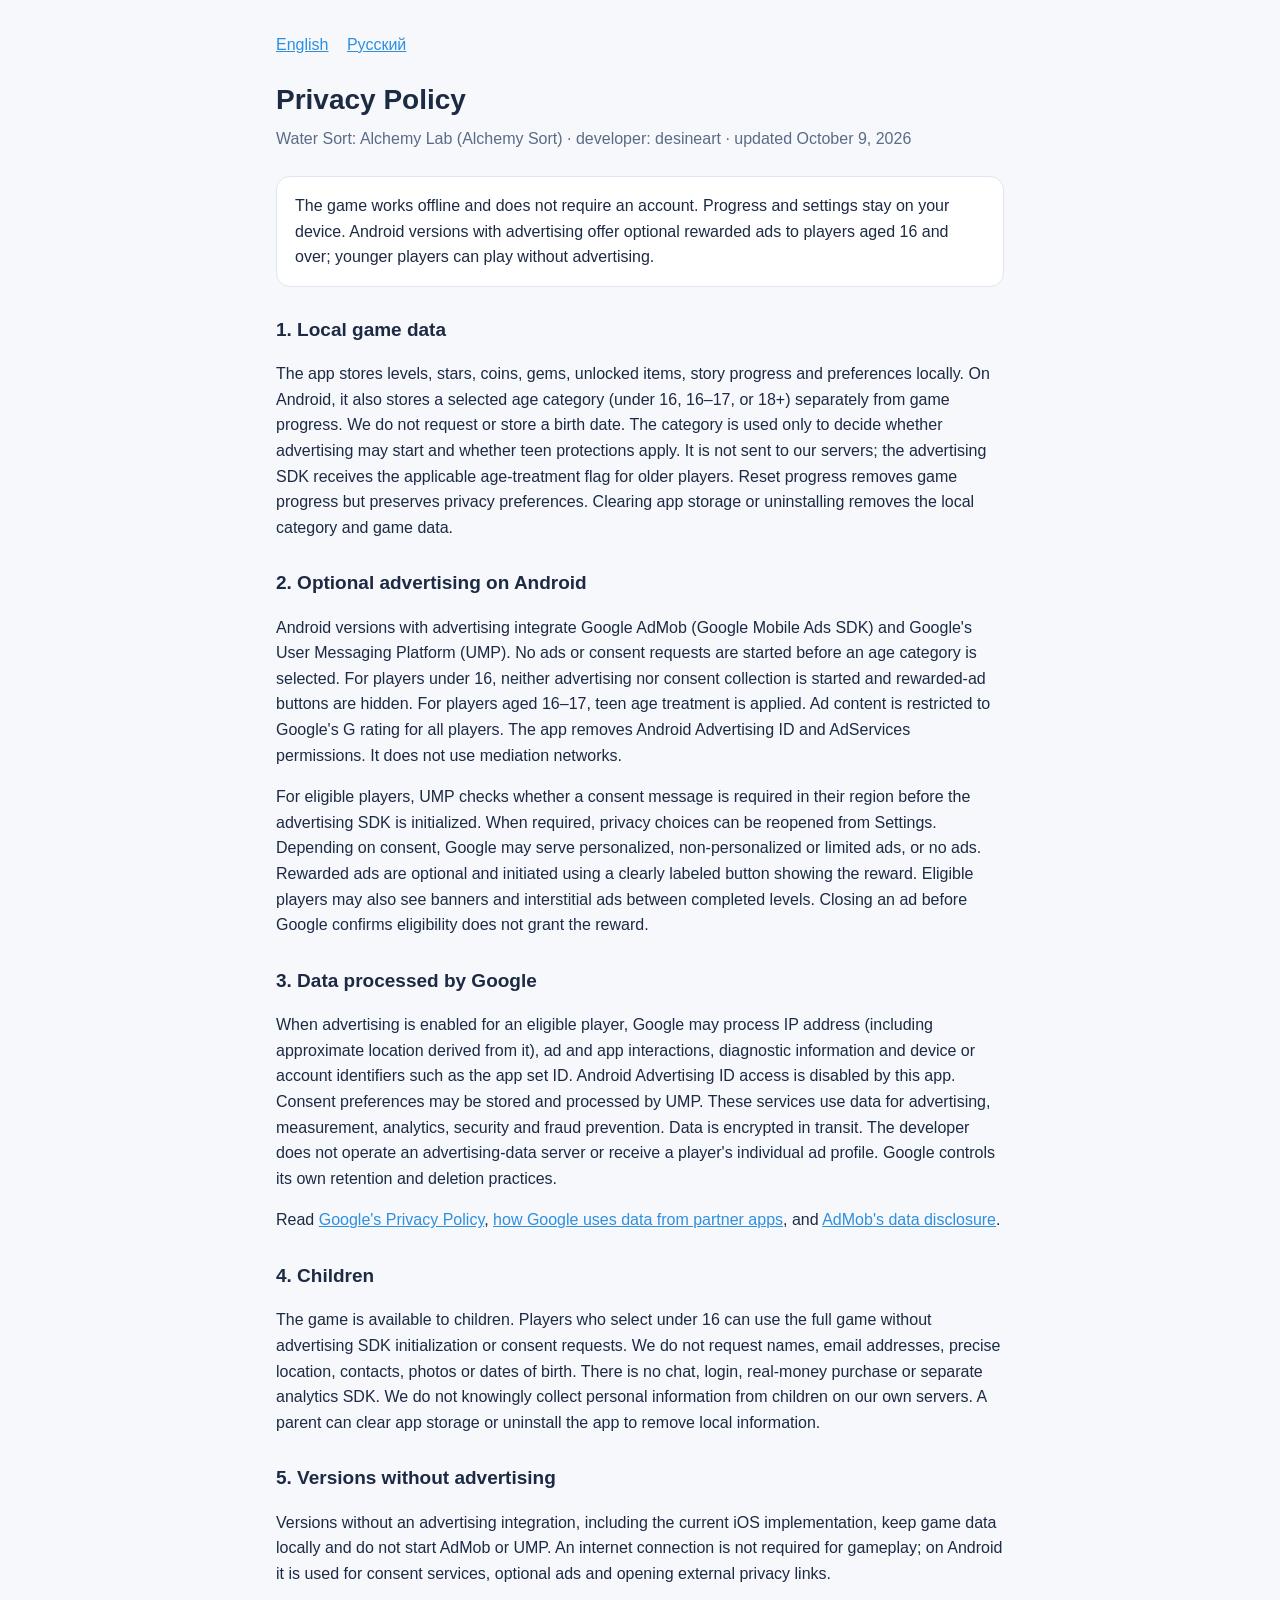
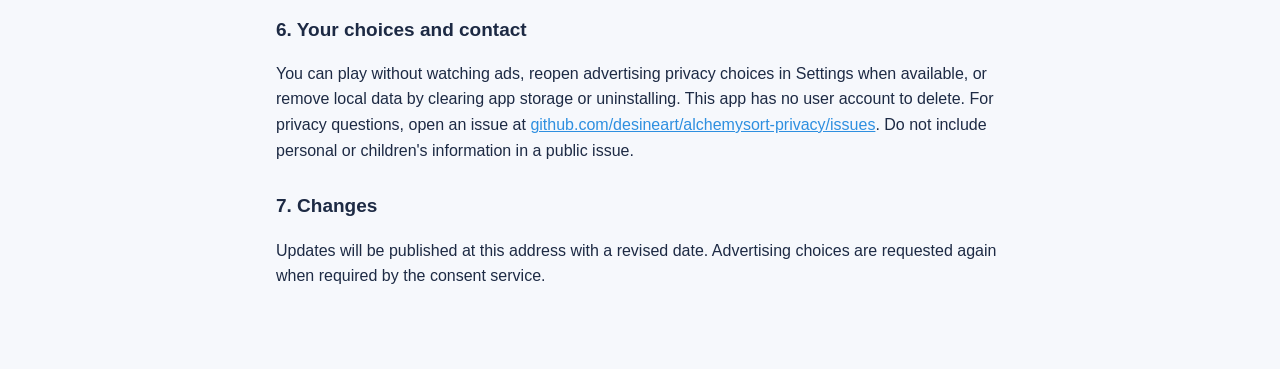
<file: index.html>
<!doctype html>
<html lang="en"><head><meta charset="utf-8"><meta name="viewport" content="width=device-width,initial-scale=1"><title>Privacy Policy — Alchemy Sort</title><link rel="stylesheet" href="style.css"></head><body><main><nav><a href="index.html">English</a> <a href="ru.html">Русский</a></nav>
<h1>Privacy Policy</h1>
<p class="meta">Water Sort: Alchemy Lab (Alchemy Sort) · developer: desineart · updated October 9, 2026</p>
<div class="card">The game works offline and does not require an account. Progress and settings stay on your device. Android versions with advertising offer optional rewarded ads to players aged 16 and over; younger players can play without advertising.</div>
<h2>1. Local game data</h2>
<p>The app stores levels, stars, coins, gems, unlocked items, story progress and preferences locally. On Android, it also stores a selected age category (under 16, 16–17, or 18+) separately from game progress. We do not request or store a birth date. The category is used only to decide whether advertising may start and whether teen protections apply. It is not sent to our servers; the advertising SDK receives the applicable age-treatment flag for older players. Reset progress removes game progress but preserves privacy preferences. Clearing app storage or uninstalling removes the local category and game data.</p>
<h2>2. Optional advertising on Android</h2>
<p>Android versions with advertising integrate Google AdMob (Google Mobile Ads SDK) and Google's User Messaging Platform (UMP). No ads or consent requests are started before an age category is selected. For players under 16, neither advertising nor consent collection is started and rewarded-ad buttons are hidden. For players aged 16–17, teen age treatment is applied. Ad content is restricted to Google's G rating for all players. The app removes Android Advertising ID and AdServices permissions. It does not use mediation networks.</p>
<p>For eligible players, UMP checks whether a consent message is required in their region before the advertising SDK is initialized. When required, privacy choices can be reopened from Settings. Depending on consent, Google may serve personalized, non-personalized or limited ads, or no ads. Rewarded ads are optional and initiated using a clearly labeled button showing the reward. Eligible players may also see banners and interstitial ads between completed levels. Closing an ad before Google confirms eligibility does not grant the reward.</p>
<h2>3. Data processed by Google</h2>
<p>When advertising is enabled for an eligible player, Google may process IP address (including approximate location derived from it), ad and app interactions, diagnostic information and device or account identifiers such as the app set ID. Android Advertising ID access is disabled by this app. Consent preferences may be stored and processed by UMP. These services use data for advertising, measurement, analytics, security and fraud prevention. Data is encrypted in transit. The developer does not operate an advertising-data server or receive a player's individual ad profile. Google controls its own retention and deletion practices.</p>
<p>Read <a href="https://policies.google.com/privacy">Google's Privacy Policy</a>, <a href="https://policies.google.com/technologies/partner-sites">how Google uses data from partner apps</a>, and <a href="https://developers.google.com/admob/android/privacy/play-data-disclosure">AdMob's data disclosure</a>.</p>
<h2>4. Children</h2>
<p>The game is available to children. Players who select under 16 can use the full game without advertising SDK initialization or consent requests. We do not request names, email addresses, precise location, contacts, photos or dates of birth. There is no chat, login, real-money purchase or separate analytics SDK. We do not knowingly collect personal information from children on our own servers. A parent can clear app storage or uninstall the app to remove local information.</p>
<h2>5. Versions without advertising</h2>
<p>Versions without an advertising integration, including the current iOS implementation, keep game data locally and do not start AdMob or UMP. An internet connection is not required for gameplay; on Android it is used for consent services, optional ads and opening external privacy links.</p>
<h2>6. Your choices and contact</h2>
<p>You can play without watching ads, reopen advertising privacy choices in Settings when available, or remove local data by clearing app storage or uninstalling. This app has no user account to delete. For privacy questions, open an issue at <a href="https://github.com/desineart/alchemysort-privacy/issues">github.com/desineart/alchemysort-privacy/issues</a>. Do not include personal or children's information in a public issue.</p>
<h2>7. Changes</h2><p>Updates will be published at this address with a revised date. Advertising choices are requested again when required by the consent service.</p>
</main></body></html>
</file>
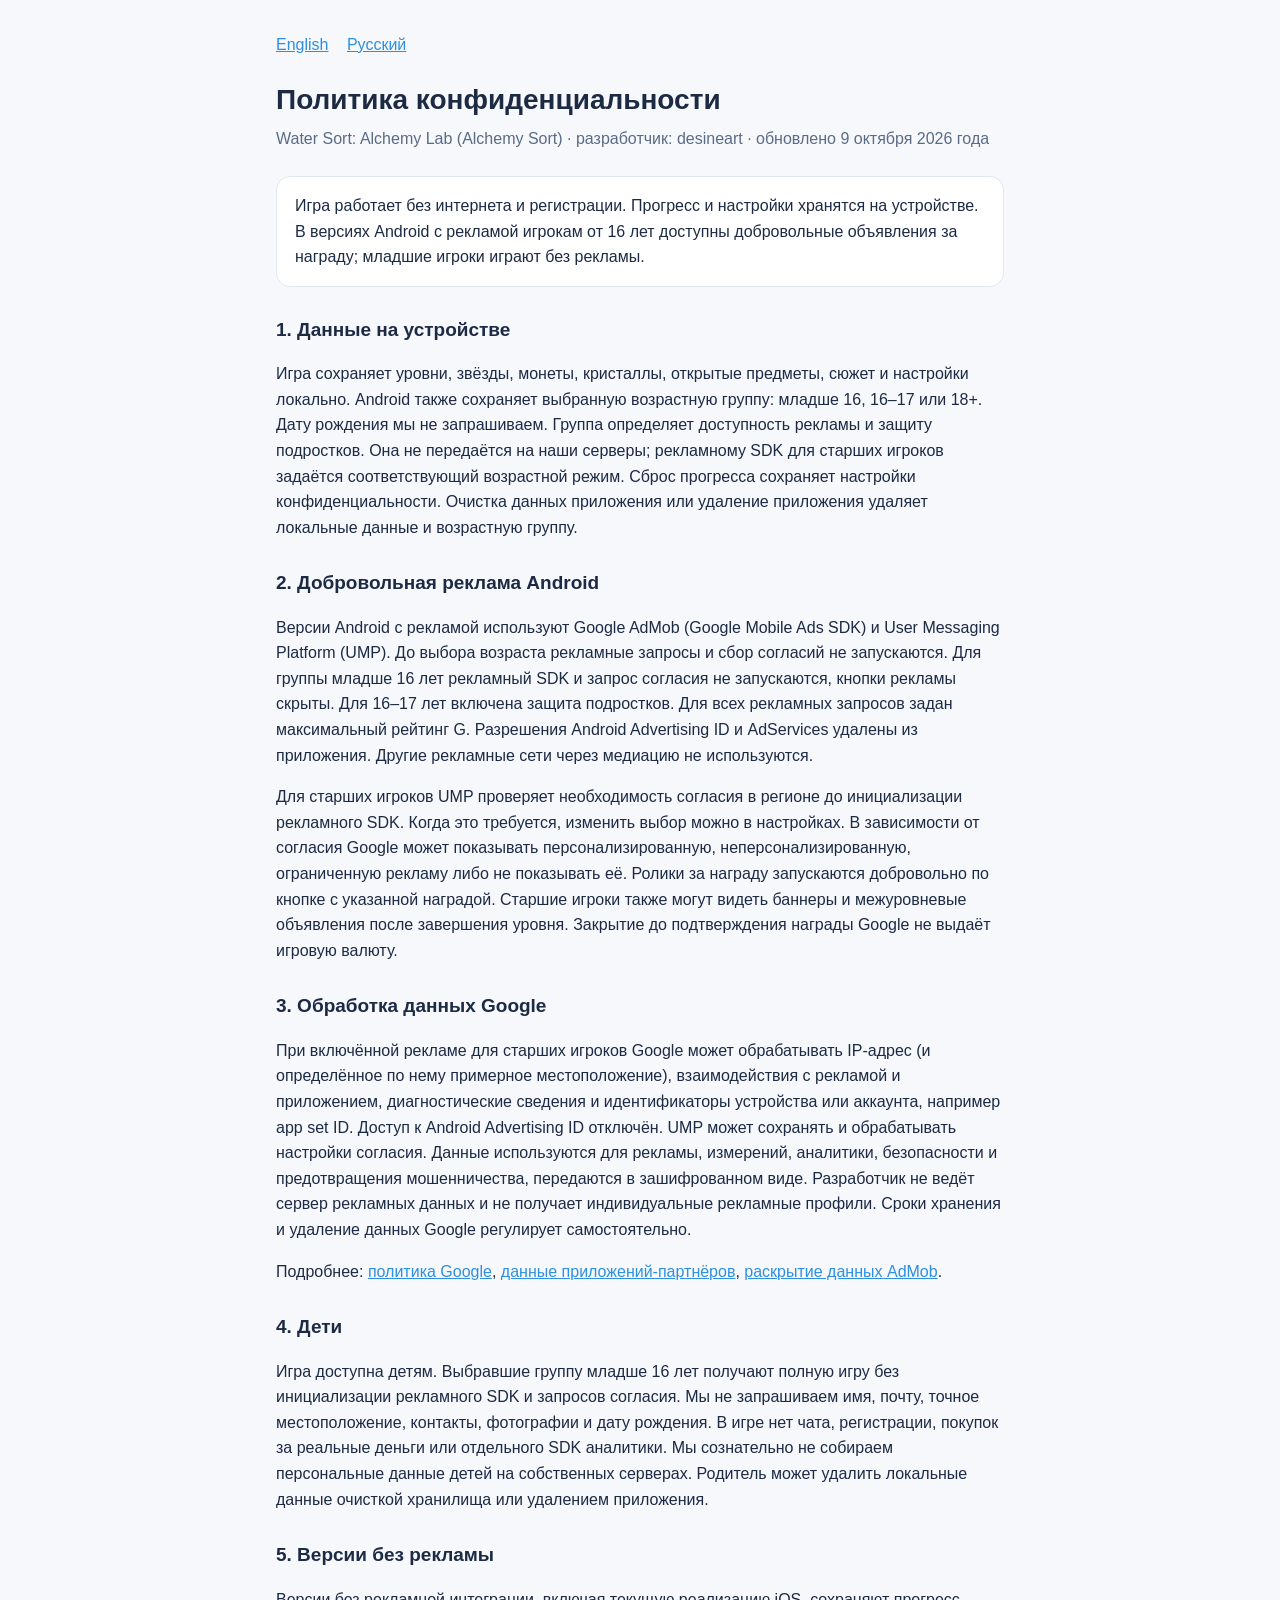
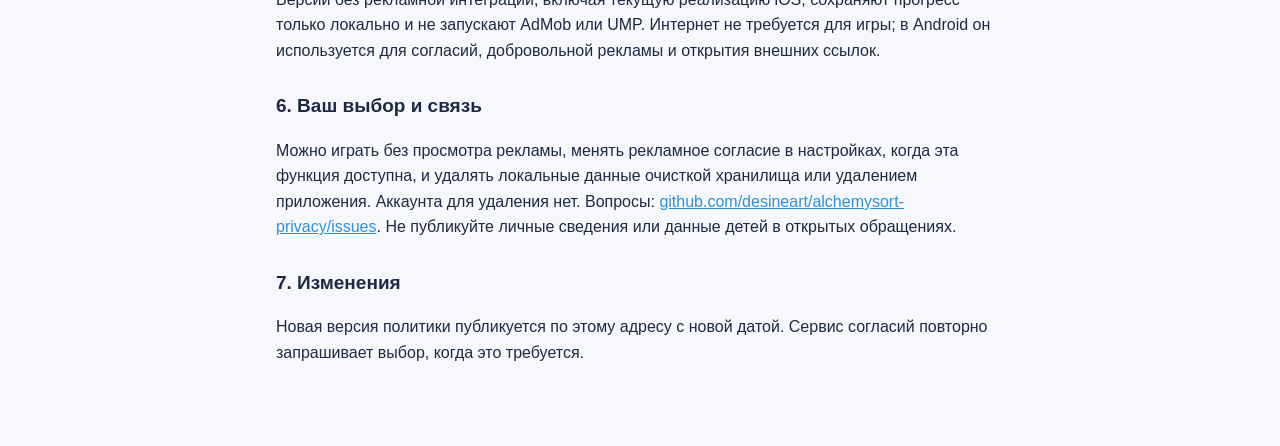
<file: ru.html>
<!doctype html>
<html lang="ru"><head><meta charset="utf-8"><meta name="viewport" content="width=device-width,initial-scale=1"><title>Политика конфиденциальности — Alchemy Sort</title><link rel="stylesheet" href="style.css"></head><body><main><nav><a href="index.html">English</a> <a href="ru.html">Русский</a></nav>
<h1>Политика конфиденциальности</h1>
<p class="meta">Water Sort: Alchemy Lab (Alchemy Sort) · разработчик: desineart · обновлено 9 октября 2026 года</p>
<div class="card">Игра работает без интернета и регистрации. Прогресс и настройки хранятся на устройстве. В версиях Android с рекламой игрокам от 16 лет доступны добровольные объявления за награду; младшие игроки играют без рекламы.</div>
<h2>1. Данные на устройстве</h2><p>Игра сохраняет уровни, звёзды, монеты, кристаллы, открытые предметы, сюжет и настройки локально. Android также сохраняет выбранную возрастную группу: младше 16, 16–17 или 18+. Дату рождения мы не запрашиваем. Группа определяет доступность рекламы и защиту подростков. Она не передаётся на наши серверы; рекламному SDK для старших игроков задаётся соответствующий возрастной режим. Сброс прогресса сохраняет настройки конфиденциальности. Очистка данных приложения или удаление приложения удаляет локальные данные и возрастную группу.</p>
<h2>2. Добровольная реклама Android</h2><p>Версии Android с рекламой используют Google AdMob (Google Mobile Ads SDK) и User Messaging Platform (UMP). До выбора возраста рекламные запросы и сбор согласий не запускаются. Для группы младше 16 лет рекламный SDK и запрос согласия не запускаются, кнопки рекламы скрыты. Для 16–17 лет включена защита подростков. Для всех рекламных запросов задан максимальный рейтинг G. Разрешения Android Advertising ID и AdServices удалены из приложения. Другие рекламные сети через медиацию не используются.</p><p>Для старших игроков UMP проверяет необходимость согласия в регионе до инициализации рекламного SDK. Когда это требуется, изменить выбор можно в настройках. В зависимости от согласия Google может показывать персонализированную, неперсонализированную, ограниченную рекламу либо не показывать её. Ролики за награду запускаются добровольно по кнопке с указанной наградой. Старшие игроки также могут видеть баннеры и межуровневые объявления после завершения уровня. Закрытие до подтверждения награды Google не выдаёт игровую валюту.</p>
<h2>3. Обработка данных Google</h2><p>При включённой рекламе для старших игроков Google может обрабатывать IP-адрес (и определённое по нему примерное местоположение), взаимодействия с рекламой и приложением, диагностические сведения и идентификаторы устройства или аккаунта, например app set ID. Доступ к Android Advertising ID отключён. UMP может сохранять и обрабатывать настройки согласия. Данные используются для рекламы, измерений, аналитики, безопасности и предотвращения мошенничества, передаются в зашифрованном виде. Разработчик не ведёт сервер рекламных данных и не получает индивидуальные рекламные профили. Сроки хранения и удаление данных Google регулирует самостоятельно.</p><p>Подробнее: <a href="https://policies.google.com/privacy?hl=ru">политика Google</a>, <a href="https://policies.google.com/technologies/partner-sites?hl=ru">данные приложений-партнёров</a>, <a href="https://developers.google.com/admob/android/privacy/play-data-disclosure">раскрытие данных AdMob</a>.</p>
<h2>4. Дети</h2><p>Игра доступна детям. Выбравшие группу младше 16 лет получают полную игру без инициализации рекламного SDK и запросов согласия. Мы не запрашиваем имя, почту, точное местоположение, контакты, фотографии и дату рождения. В игре нет чата, регистрации, покупок за реальные деньги или отдельного SDK аналитики. Мы сознательно не собираем персональные данные детей на собственных серверах. Родитель может удалить локальные данные очисткой хранилища или удалением приложения.</p>
<h2>5. Версии без рекламы</h2><p>Версии без рекламной интеграции, включая текущую реализацию iOS, сохраняют прогресс только локально и не запускают AdMob или UMP. Интернет не требуется для игры; в Android он используется для согласий, добровольной рекламы и открытия внешних ссылок.</p>
<h2>6. Ваш выбор и связь</h2><p>Можно играть без просмотра рекламы, менять рекламное согласие в настройках, когда эта функция доступна, и удалять локальные данные очисткой хранилища или удалением приложения. Аккаунта для удаления нет. Вопросы: <a href="https://github.com/desineart/alchemysort-privacy/issues">github.com/desineart/alchemysort-privacy/issues</a>. Не публикуйте личные сведения или данные детей в открытых обращениях.</p>
<h2>7. Изменения</h2><p>Новая версия политики публикуется по этому адресу с новой датой. Сервис согласий повторно запрашивает выбор, когда это требуется.</p>
</main></body></html>
</file>
<file: style.css>
:root{--bg:#f6f8fc;--fg:#1d2a44;--dim:#5b6b86;--card:#fff;--line:#dfe7f3;--accent:#2e8fe0}
@media (prefers-color-scheme:dark){:root{--bg:#0f1628;--fg:#e8eefb;--dim:#a2b0c8;--card:#172238;--line:#27344f;--accent:#6fc8ff}}
*{box-sizing:border-box}body{margin:0;background:var(--bg);color:var(--fg);font:16px/1.6 -apple-system,BlinkMacSystemFont,"Segoe UI",Roboto,sans-serif}
main{max-width:760px;margin:0 auto;padding:32px 16px 64px}h1{font-size:28px;margin:0 0 4px}h2{font-size:19px;margin:28px 0 8px}
.meta{color:var(--dim);margin:0 0 24px}.card{background:var(--card);border:1px solid var(--line);border-radius:14px;padding:16px 18px;margin:16px 0}
a{color:var(--accent)}nav{margin-bottom:20px}nav a{margin-right:14px}ul{padding-left:20px}
</file>
